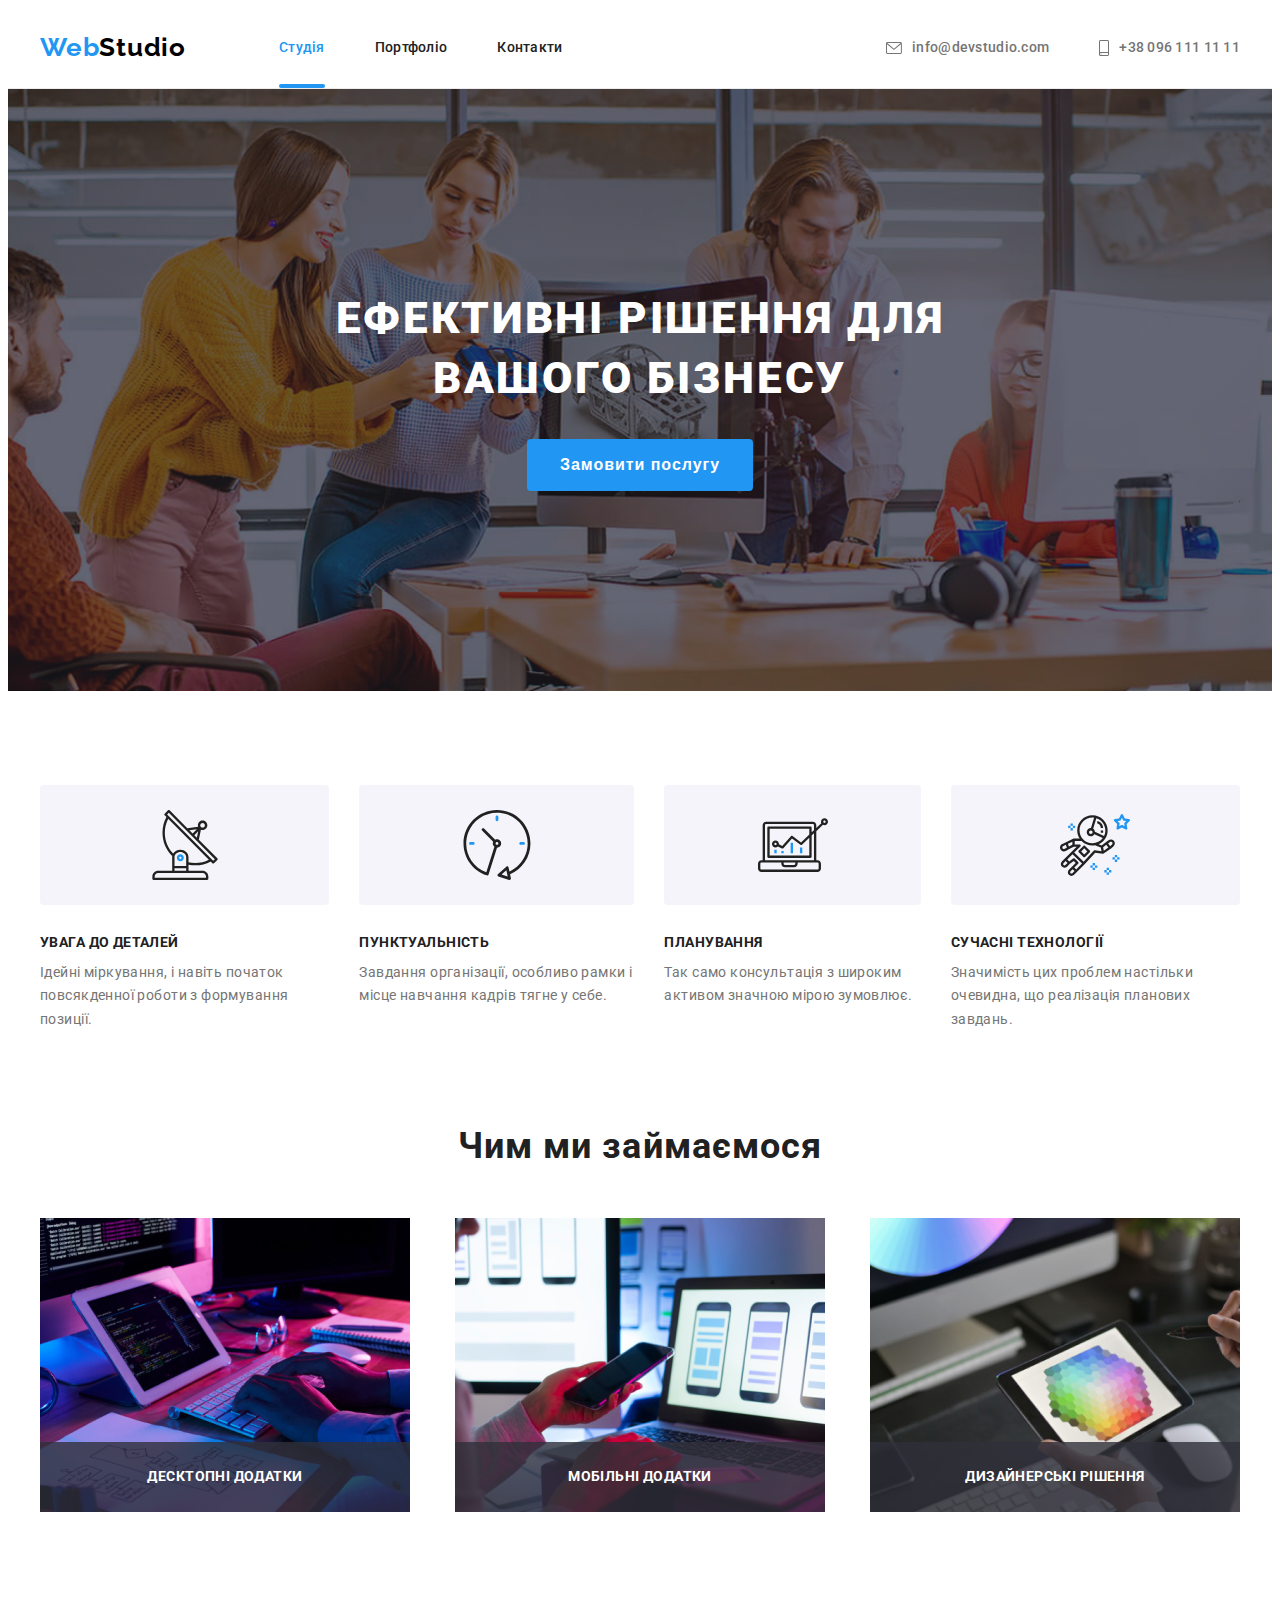
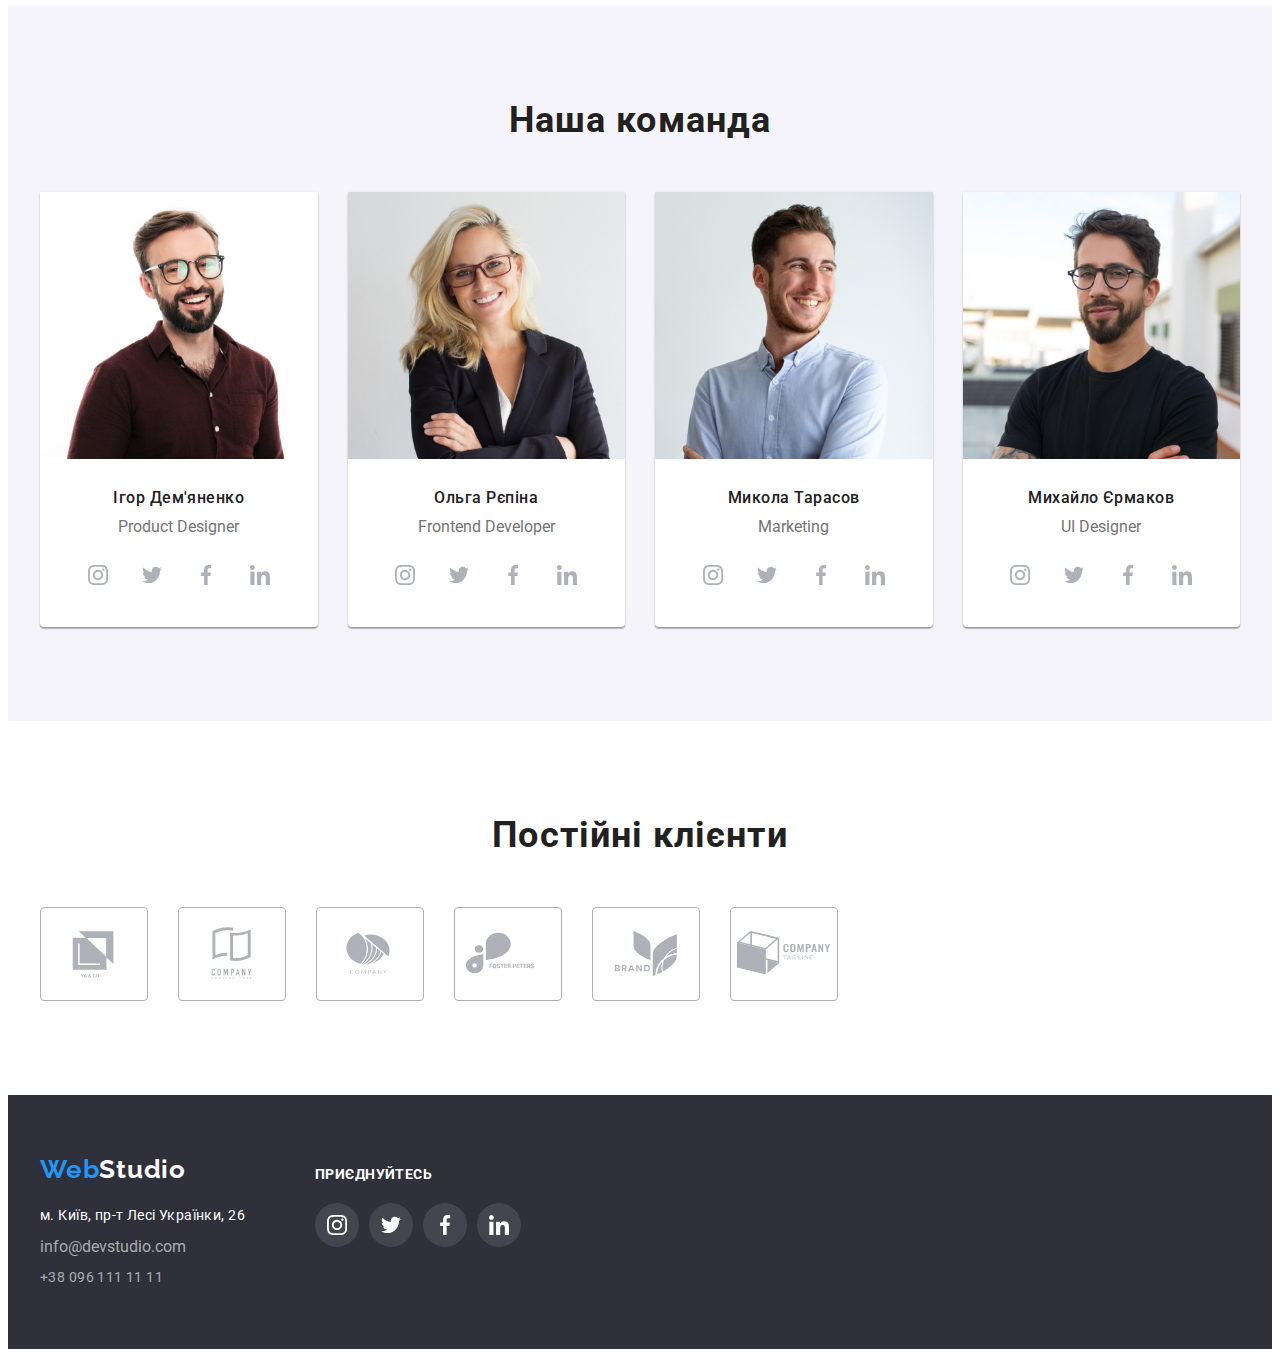
<file: index.html>
<!DOCTYPE html>
<html lang="uk">
<head>
    <meta charset="UTF-8" />
    <meta http-equiv="X-UA-Compatible" content="IE=edge" />
    <meta name="viewport" content="width=device-width, initial-scale=1.0" />
    <title>WebStudio</title>
    <link rel="preconnect" href="https://fonts.googleapis.com">
    <link rel="preconnect" href="https://fonts.gstatic.com" crossorigin>
    <link href="https://fonts.googleapis.com/css2?family=Raleway:wght@700&family=Roboto:wght@400;500;700;900&display=swap" 
    rel="stylesheet">
    <link rel="stylesheet" href="./сss/styles.css">
</head>
<body style="body">
    <header class="header">
        <div class="container main-nav">
            <nav class="header-nav">
                <a href="/" class="logo">Web<span class="title">Studio</span>
                </a>
                <ul class="site list">
                    <li class="item"><a class="link current" href="/">Студія</a></li>
                    <li class="item"><a class="link" href="./portfolio.html">Портфоліо</a></li>
                    <li class="item"><a class="link" href="/">Контакти</a></li>
                </ul>
            </nav>
            <ul class="site-auth list">
                <li class="item">
                    <a class="main-mail main-contact mail-icon" href="mailto:info@devstudio.com">
                        <svg class="link-icon" width="16" height="12">
                            <use href="./images/icons.svg/symbol-defs.svg#icon-envelope"></use>
                        </svg>
                        info@devstudio.com
                    </a>
                </li>
                <li class="item">
                    <a class="link-item tel-icon" href="tel:+380961111111">
                        <svg class="link-icon" width="10" height="16">
                            <use href="./images/icons.svg/symbol-defs.svg#icon-smartphone"></use>
                        </svg>
                        +38 096 111 11 11
                    </a>
                </li>
            </ul>
        </div>
    </header>
        <main>
            <section class="section overlay">
                <div class="container">
                    <h1 class="section-title">Ефективні рішення для вашого бізнесу</h1>
                    <button class="button" data-modal-open type="button">Замовити послугу</button>
                </div>
                <!-- модальне вікно -->
                <div class="backdrop is-hidden" data-modal>
                    <div class="modal">
                        <button class="main-cross" type="button" data-modal-close>
                            <svg class="cross" width="18" height="18">
                                <use href="./images/icons.svg/symbol-defs.svg#close-black-18dp"></use>
                            </svg>
                        </button>
                    </div>
                </div>
                <!--  -->
            </section>
            <section class="list strong">
                <div class="container">
                    <h2 class="visually-hidden">Переваги</h2>
                    <ul class="list-items list">
                        <li class="items">
                            <div class="main-antenna">
                                <svg class="antenna" width="70" height="70">
                                    <use href="./images/icons.svg/symbol-defs.svg#icon-antenna"></use>
                                </svg>
                            </div>
                            <h3 class="quote">Увага до деталей</h3>
                            <p class="text">Ідейні міркування, і навіть початок повсякденної роботи з формування позиції.</p>
                        </li>
                        <li class="items">
                            <div class="main-antenna">
                                <svg class="antenna" width="70" height="70">
                                    <use href="./images/icons.svg/symbol-defs.svg#icon-clock"></use>
                                </svg>
                            </div>
                            <h3 class="quote">Пунктуальність</h3>
                            <p class="text">Завдання організації, особливо рамки і місце навчання кадрів тягне у себе.</p>
                        </li>
                        <li class="items">
                            <div class="main-antenna">
                                <svg class="antenna" width="70" height="70">
                                    <use href="./images/icons.svg/symbol-defs.svg#icon-diagram"></use>
                                </svg>
                            </div>
                            <h3 class="quote">Планування</h3>
                            <p class="text">Так само консультація з широким активом значною мірою зумовлює.</p>
                        </li>
                        <li class="items">
                            <div class="main-antenna">
                                <svg class="antenna" width="70" height="70">
                                    <use href="./images/icons.svg/symbol-defs.svg#icon-astronaut"></use>
                                </svg>
                            </div>
                            <h3 class="quote">Сучасні технології</h3>
                            <p class="text">Значимість цих проблем настільки очевидна, що реалізація планових завдань.</p>
                        </li>
                    </ul>
                </div>
            </section>
            <section class="desc">
                <div class="container">
                    <h2 class="desc-one">Чим ми займаємося</h2>
                    <ul class="desc-list list">
                        <li class="foto">
                            <img src="./images/img.jpg" alt="Десктопні додатки" width="370">
                            <!-- текст поверх картинки -->
                            <div class="desktop">
                                <p class="applications">
                                    Десктопні додатки
                                </p>
                            </div>
                        </li>
                        <li class="foto">
                            <img src="./images/img(1).jpg" alt="Мобільні додатки" width="370">
                            <div class="desktop">
                                <p class="applications">
                                    Мобільні додатки
                                </p>
                            </div>
                        </li>
                        <li class="foto">
                            <img src="./images/img(2).jpg" alt="Дизайнерські рішення" width="370">
                            <div class="desktop">
                                <p class="applications">
                                    Дизайнерські рішення
                                </p>
                            </div>
                        </li>
                    </ul>
                </div>
            </section>
            <section class="team">
                <div class="container">
                    <h2 class="team-caption">Наша команда</h2>
                    <ul class="team-item list">
                        <li class="card">
                            <img src="./images/img(3).jpg" alt="Ігор Дем'яненко" width="270">
                            <div class="professionals">
                                <h3 class="excerpt">Ігор Дем'яненко</h3>
                                <p class="subject">Product Designer</p>
                            </div>
                            <div>
                                <ul class="thumb list">
                                    <li class="element">
                                        <a href="" class="elements">
                                            <svg class="social-icon" width="20" height="20">
                                                <use href="./images/icons.svg/symbol-defs.svg#icon-instagram"></use>
                                            </svg>
                                        </a>
                                    </li>
                                    <li class="element">
                                        <a href="" class="elements">
                                            <svg class="social-icon" width="20" height="20">
                                                <use href="./images/icons.svg/symbol-defs.svg#icon-twitter"></use>
                                            </svg>
                                        </a>
                                    </li>
                                    <li class="element">
                                        <a href="" class="elements">
                                            <svg class="social-icon" width="20" height="20">
                                                <use href="./images/icons.svg/symbol-defs.svg#icon-facebook"></use>
                                            </svg>
                                        </a>
                                    </li>
                                    <li class="element">
                                        <a href="" class="elements">
                                            <svg class="social-icon" width="20" height="20">
                                                <use href="./images/icons.svg/symbol-defs.svg#icon-linkedin"></use>
                                            </svg>
                                        </a>
                                    </li>
                                </ul>
                            </div>
                        </li>
                        <li class="card">
                            <img src="./images/img(4).jpg" alt="Ольга Рєпіна" width="270">
                            <div class="professionals">
                                <h3 class="excerpt">Ольга Рєпіна</h3>
                                <p class="subject">Frontend Developer</p>
                            </div>
                            <ul class="thumb list">
                                <li class="element">
                                    <a href="" class="elements">
                                        <svg class="social-icon" width="20" height="20">
                                            <use href="./images/icons.svg/symbol-defs.svg#icon-instagram"></use>
                                        </svg>
                                    </a>
                                </li>
                                <li class="element">
                                    <a href="" class="elements">
                                        <svg class="social-icon" width="20" height="20">
                                            <use href="./images/icons.svg/symbol-defs.svg#icon-twitter"></use>
                                        </svg>
                                    </a>
                                </li>
                                <li class="element">
                                    <a href="" class="elements">
                                        <svg class="social-icon" width="20" height="20">
                                            <use href="./images/icons.svg/symbol-defs.svg#icon-facebook"></use>
                                        </svg>
                                    </a>
                                </li>
                                <li class="element">
                                    <a href="" class="elements">
                                        <svg class="social-icon" width="20" height="20">
                                            <use href="./images/icons.svg/symbol-defs.svg#icon-linkedin"></use>
                                        </svg>
                                    </a>
                                </li>
                            </ul>
                        </li>
                        <li class="card">
                            <img src="./images/img(5).jpg" alt="Микола Тарасов" width="270">
                            <div class="professionals">
                                <h3 class="excerpt">Микола Тарасов</h3>
                                <p class="subject">Marketing</p>
                            </div>
                            <ul class="thumb list">
                                <li class="element">
                                    <a href="" class="elements">
                                        <svg class="social-icon" width="20" height="20">
                                            <use href="./images/icons.svg/symbol-defs.svg#icon-instagram"></use>
                                        </svg>
                                    </a>
                                </li>
                                <li class="element">
                                    <a href="" class="elements">
                                        <svg class="social-icon" width="20" height="20">
                                            <use href="./images/icons.svg/symbol-defs.svg#icon-twitter"></use>
                                        </svg>
                                    </a>
                                </li>
                                <li class="element">
                                    <a href="" class="elements">
                                        <svg class="social-icon" width="20" height="20">
                                            <use href="./images/icons.svg/symbol-defs.svg#icon-facebook"></use>
                                        </svg>
                                    </a>
                                </li>
                                <li class="element">
                                    <a href="" class="elements">
                                        <svg class="social-icon" width="20" height="20">
                                            <use href="./images/icons.svg/symbol-defs.svg#icon-linkedin"></use>
                                        </svg>
                                    </a>
                                </li>
                            </ul>
                        </li>
                        <li class="card">
                            <img src="./images/img(6).jpg" alt="Михайло Єрмаков" width="270">
                            <div class="professionals">
                                <h3 class="excerpt">Михайло Єрмаков</h3>
                                <p class="subject">UI Designer</p>
                            </div>
                            <ul class="thumb list">
                                <li class="element">
                                    <a href="" class="elements">
                                        <svg class="social-icon" width="20" height="20">
                                            <use href="./images/icons.svg/symbol-defs.svg#icon-instagram"></use>
                                        </svg>
                                    </a>
                                </li>
                                <li class="element">
                                    <a href="" class="elements">
                                        <svg class="social-icon" width="20" height="20">
                                            <use href="./images/icons.svg/symbol-defs.svg#icon-twitter"></use>
                                        </svg>
                                    </a>
                                </li>
                                <li class="element">
                                    <a href="" class="elements">
                                        <svg class="social-icon" width="20" height="20">
                                            <use href="./images/icons.svg/symbol-defs.svg#icon-facebook"></use>
                                        </svg>
                                    </a>
                                </li>
                                <li class="element">
                                    <a href="" class="elements">
                                        <svg class="social-icon" width="20" height="20">
                                            <use href="./images/icons.svg/symbol-defs.svg#icon-linkedin"></use>
                                        </svg>
                                    </a>
                                </li>
                            </ul>
                        </li>
                    </ul>
                </div>
            </section>
            <section class="pre-clients">
                <div class="container">
                    <h2 class="clients">Постійні клієнти</h2>
                    <ul class="logo-company">
                        <li class="pre-company">
                            <a href="" class="main-company">
                                <svg class="company" width="106" height="60">
                                    <use href="./images/icons.svg/symbol-defs.svg#icon-Logo1"></use>
                                </svg>
                            </a>
                        </li>
                        <li class="pre-company">
                            <a href="" class="main-company">
                                <svg class="company" width="106" height="60">
                                    <use href="./images/icons.svg/symbol-defs.svg#icon-Logo2"></use>
                                </svg>
                            </a>
                        </li>
                        <li class="pre-company">
                            <a href="" class="main-company">
                                <svg class="company" width="106" height="60">
                                    <use href="./images/icons.svg/symbol-defs.svg#icon-Logo3"></use>
                                </svg>
                            </a>
                        </li>
                        <li class="pre-company">
                            <a href="" class="main-company">
                                <svg class="company" width="106" height="60">
                                    <use href="./images/icons.svg/symbol-defs.svg#icon-Logo4"></use>
                                </svg>
                            </a>
                        </li>
                        <li class="pre-company">
                            <a href="" class="main-company">
                                <svg class="company" width="106" height="60">
                                    <use href="./images/icons.svg/symbol-defs.svg#icon-Logo5"></use>
                                </svg>
                            </a>
                        </li>
                        <li class="pre-company">
                            <a href="" class="main-company">
                                <svg class="company" width="106" height="60">
                                    <use href="./images/icons.svg/symbol-defs.svg#icon-Logo6"></use>
                                </svg>
                            </a>
                        </li>
                    </ul>
                </div>
            </section>
        </main>
    <footer class="footer">
        <div class="container contacts">
            <div class="contacts-address">
                <a href="/" class="logo">Web<span class="title">Studio</span></a>
                <address class="address">
                    <ul class="address-list decoration list">
                        <li><a class="map" href="https://goo.gl/maps/6XQhRdbRvdG7q7pF7">м. Київ, пр-т Лесі Українки, 26</a></li>
                        <li><a class="mail" href="mailto:info@devstudio.com">info@devstudio.com</a></li>
                        <li><a class="tel" href="tel:+380961111111">+38 096 111 11 11</a></li>
                    </ul>
                </address>
            </div>
            <div>
                <p class="slogan">приєднуйтесь</p>
                <ul class="lists">
                    <li class="networks">
                        <a href="" class="instagram">
                            <svg class="icons-link" width="20" height="20">
                                <use href="./images/icons.svg/symbol-defs.svg#icon-instagram1"></use>
                            </svg>
                        </a>
                    </li>
                    <li class="networks">
                        <a href="" class="instagram">
                            <svg class="icons-link" width="20" height="20">
                                <use href="./images/icons.svg/symbol-defs.svg#icon-twitter1"></use>
                            </svg>
                        </a>
                    </li>
                    <li class="networks">
                        <a href="" class="instagram">
                            <svg class="icons-link" width="20" height="20">
                                <use href="./images/icons.svg/symbol-defs.svg#icon-facebook1"></use>
                            </svg>
                        </a>
                    </li>
                    <li class="networks">
                        <a href="" class="instagram">
                            <svg class="icons-link" width="20" height="20">
                                <use href="./images/icons.svg/symbol-defs.svg#icon-linkedin1"></use>
                            </svg>
                        </a>
                    </li>
                </ul>
            </div>
        </div>
    </footer>
    <script src="./js/modal.js"></script>
</body>
</html>
</file>
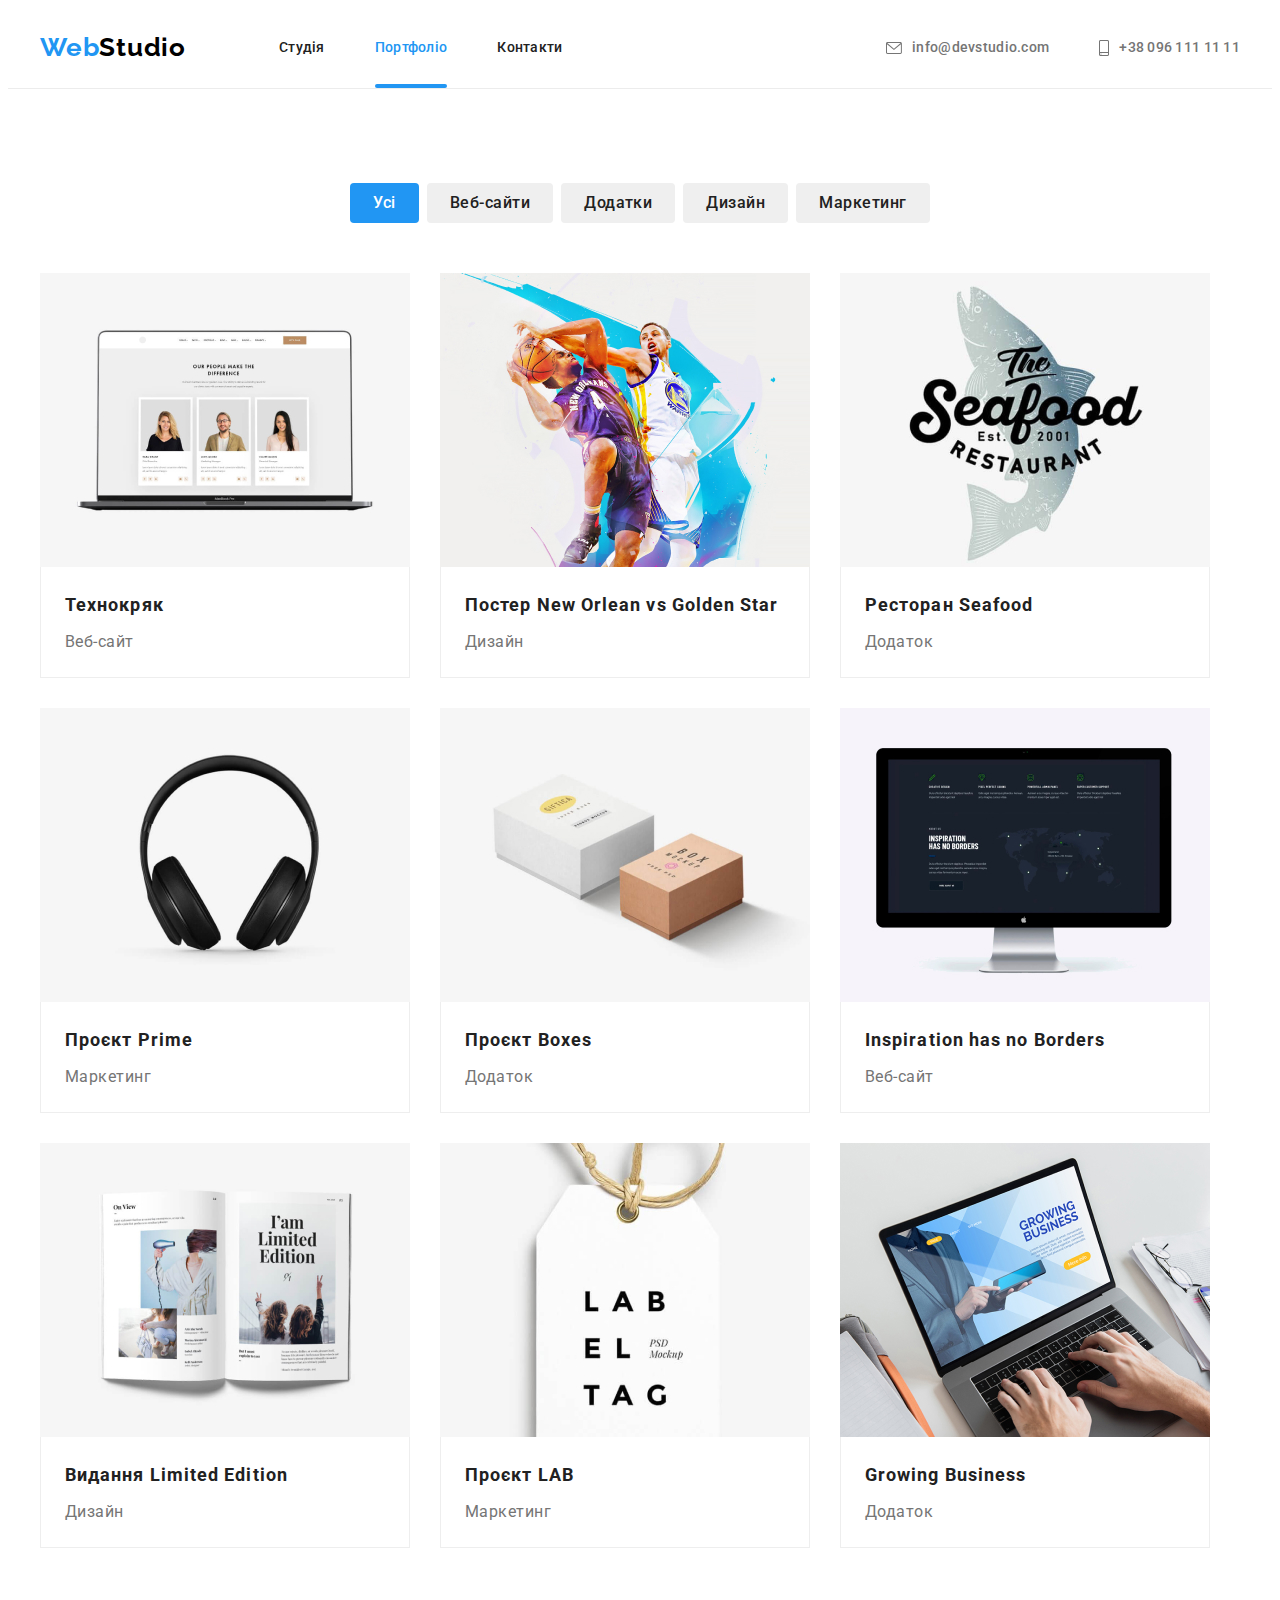
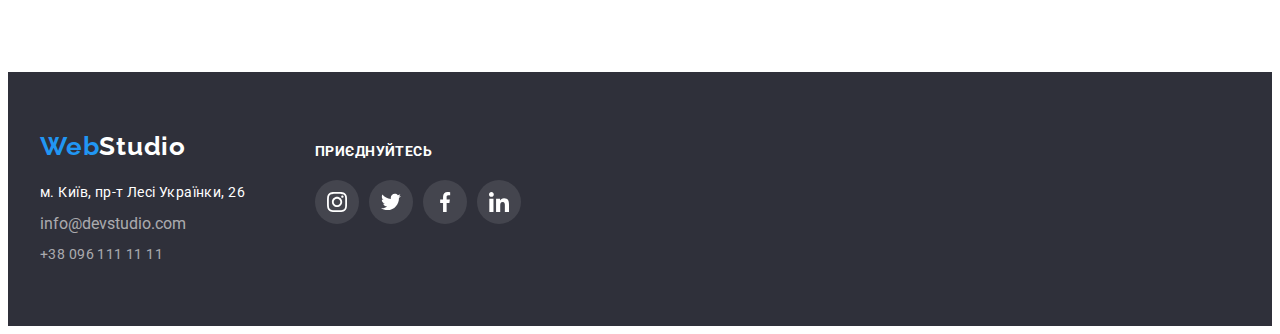
<file: portfolio.html>
<!DOCTYPE html>
<html lang="uk">
<head>
    <meta charset="UTF-8">
    <meta http-equiv="X-UA-Compatible" content="IE=edge">
    <meta name="viewport" content="width=device-width, initial-scale=1.0">
    <title>portfolio</title>
    <link rel="preconnect" href="https://fonts.googleapis.com">
    <link rel="preconnect" href="https://fonts.gstatic.com" crossorigin>
    <link href="https://fonts.googleapis.com/css2?family=Raleway:wght@700&family=Roboto:wght@400;500;700;900&display=swap"
    rel="stylesheet">
    <link rel="stylesheet" href="./сss/styles.css">
</head>
<body class="body">
    <header class="header">
        <div class="container main-nav">
            <nav class="header-nav">
                <a href="/" class="logo">Web<span class="title">Studio</span>
                </a>
                <ul class="site list">
                    <li class="item"><a class="link" href="./index.html">Студія</a></li>
                    <li class="item"><a class="link current" href="/">Портфоліо</a></li>
                    <li class="item"><a class="link" href="/">Контакти</a></li>
                </ul>
            </nav>
            <ul class="site-auth list">
                <li class="item">
                    <a class="main-mail main-contact mail-icon" href="mailto:info@devstudio.com">
                        <svg class="link-icon" width="16" height="12">
                            <use href="./images/icons.svg/symbol-defs.svg#icon-envelope"></use>
                        </svg>
                        info@devstudio.com
                    </a>
                </li>
                <li class="item">
                    <a class="link-item tel-icon" href="tel:+380961111111">
                        <svg class="link-icon" width="10" height="16">
                            <use href="./images/icons.svg/symbol-defs.svg#icon-smartphone"></use>
                        </svg>
                        +38 096 111 11 11
                    </a>
                </li>
            </ul>
        </div>
    </header>
    <main>
        <section class="filter">
            <div class="container">
                <h1 class="visually-hidden">Портфоліо</h1>
                <ul class="hero-button list">
                    <li class="filters"><button class="btn current border" type="button">Усі</button></li>
                    <li class="filters"><button class="btn" type="button">Веб-сайти</button></li>
                    <li class="filters"><button class="btn" type="button">Додатки</button></li>
                    <li class="filters"><button class="btn" type="button">Дизайн</button></li>
                    <li class="filters"><button class="btn" type="button">Маркетинг</button></li>
                </ul>
                <ul class="list card-second">
                    <li class="cards">
                        <a href="/" class="link-card border">
                            <div class="primary-website">
                                <img src="./images/filters1.jpg" alt="filters1" width="370">
                                <div class="main-website img-wrapper">
                                    <p class="website">
                                        Ресурс пропонує комплексні пропозиції з різним рівнем функціоналу та сервісів. Все це дозволить відвідувачу
                                        отримати вичерпні відомості про компанію чи приватну особу.
                                    </p>
                                </div>
                            </div>
                            <div class="after-cards">
                                <h2 class="heading">Технокряк</h2>
                                <p class="tagline">Веб-сайт</p>
                            </div>
                        </a>
                    </li>
                    <li class="cards">
                        <a href="/" class="link-card border">
                            <div class="primary-website">
                                <img src="./images/filters2.jpg" alt="filters2" width="370">
                                <div class="main-website img-wrapper">
                                    <p class="website">
                                        Ресурс пропонує комплексні пропозиції з різним рівнем функціоналу та сервісів. Все це дозволить відвідувачу
                                        отримати вичерпні відомості про компанію чи приватну особу.
                                    </p>
                                </div>
                            </div>
                            <div class="after-cards">
                                <h2 class="heading">Постер New Orlean vs Golden Star</h2>
                                <p class="tagline">Дизайн</p>
                            </div>
                        </a>
                    </li>
                    <li class="cards">
                        <a href="/" class="link-card border">
                            <div class="primary-website">
                                <img src="./images/filters3.jpg" alt="filters3" width="370">
                                <div class="main-website img-wrapper">
                                    <p class="website">
                                        Ресурс пропонує комплексні пропозиції з різним рівнем функціоналу та сервісів. Все це дозволить відвідувачу
                                        отримати вичерпні відомості про компанію чи приватну особу.
                                    </p>
                                </div>
                            </div>
                            <div class="after-cards">
                                <h2 class="heading">Ресторан Seafood</h2>
                                <p class="tagline">Додаток</p>
                            </div>
                        </a>
                    </li>
                    <li class="cards">
                        <a href="/" class="link-card border">
                            <div class="primary-website">
                                <img src="./images/filters4.jpg" alt="filters4" width="370">
                                <div class="main-website img-wrapper">
                                    <p class="website">
                                        Ресурс пропонує комплексні пропозиції з різним рівнем функціоналу та сервісів. Все це дозволить відвідувачу
                                        отримати вичерпні відомості про компанію чи приватну особу.
                                    </p>
                                </div>
                            </div>
                            <div class="after-cards">
                                <h2 class="heading">Проєкт Prime</h2>
                                <p class="tagline">Маркетинг</p>
                            </div>
                        </a>
                    </li>
                    <li class="cards">
                        <a href="/" class="link-card border">
                            <div class="primary-website">
                                <img src="./images/filters5.jpg" alt="filters5" width="370">
                                <div class="main-website img-wrapper">
                                    <p class="website">
                                        Ресурс пропонує комплексні пропозиції з різним рівнем функціоналу та сервісів. Все це дозволить відвідувачу
                                        отримати вичерпні відомості про компанію чи приватну особу.
                                    </p>
                                </div>
                            </div>
                            <div class="after-cards">
                                <h2 class="heading">Проєкт Boxes</h2>
                                <p class="tagline">Додаток</p>
                            </div>
                        </a>
                    </li>
                    <li class="cards">
                        <a href="/" class="link-card border">
                            <div class="primary-website">
                                <img src="./images/filters6.jpg" alt="filters6" width="370">
                                <div class="main-website img-wrapper">
                                    <p class="website">
                                        Ресурс пропонує комплексні пропозиції з різним рівнем функціоналу та сервісів. Все це дозволить відвідувачу
                                        отримати вичерпні відомості про компанію чи приватну особу.
                                    </p>
                                </div>
                            </div>
                            <div class="after-cards">
                                <h2 class="heading">Inspiration has no Borders</h2>
                                <p class="tagline">Веб-сайт</p>
                            </div>
                        </a>
                    </li>
                    <li class="cards">
                        <a href="/" class="link-card border">
                            <div class="primary-website">
                                <img src="./images/filters7.jpg" alt="filters7" width="370">
                                <div class="main-website img-wrapper">
                                    <p class="website">
                                        Ресурс пропонує комплексні пропозиції з різним рівнем функціоналу та сервісів. Все це дозволить відвідувачу
                                        отримати вичерпні відомості про компанію чи приватну особу.
                                    </p>
                                </div>
                            </div>
                            <div class="after-cards">
                                <h2 class="heading">Видання Limited Edition</h2>
                                <p class="tagline">Дизайн</p>
                            </div>
                        </a>
                    </li>
                    <li class="cards">
                        <a href="/" class="link-card border">
                            <div class="primary-website">
                                <img src="./images/filters8.jpg" alt="filters8" width="370">
                                <div class="main-website img-wrapper">
                                    <p class="website">
                                        Ресурс пропонує комплексні пропозиції з різним рівнем функціоналу та сервісів. Все це дозволить відвідувачу
                                        отримати вичерпні відомості про компанію чи приватну особу.
                                    </p>
                                </div>
                            </div>
                            <div class="after-cards">
                                <h2 class="heading">Проєкт LAB</h2>
                                <p class="tagline">Маркетинг</p>
                            </div>
                        </a>
                    </li>
                    <li class="cards">
                        <a href="/" class="link-card border">
                            <div class="primary-website">
                                <img src="./images/filters9.jpg" alt="filters9" width="370">
                                <div class="main-website img-wrapper">
                                    <p class="website">
                                        Ресурс пропонує комплексні пропозиції з різним рівнем функціоналу та сервісів. Все це дозволить відвідувачу
                                        отримати вичерпні відомості про компанію чи приватну особу.
                                    </p>
                                </div>
                            </div>
                            <div class="after-cards">
                                <h2 class="heading">Growing Business</h2>
                                <p class="tagline">Додаток</p>
                            </div>
                        </a>
                    </li>
                </ul>
            </div>
        </section>
    </main>
    <footer class="footer">
        <div class="container contacts">
            <div class="contacts-address">
                <a href="/" class="logo">Web<span class="title">Studio</span></a>
                <address class="address">
                    <ul class="address-list decoration list">
                        <li><a class="map" href="https://goo.gl/maps/6XQhRdbRvdG7q7pF7">м. Київ, пр-т Лесі Українки, 26</a>
                        </li>
                        <li><a class="mail" href="mailto:info@devstudio.com">info@devstudio.com</a></li>
                        <li><a class="tel" href="tel:+380961111111">+38 096 111 11 11</a></li>
                    </ul>
                </address>
            </div>
            <div>
                <p class="slogan">приєднуйтесь</p>
                <ul class="lists">
                    <li class="networks">
                        <a href="" class="instagram">
                            <svg class="icons-link" width="20" height="20">
                                <use href="./images/icons.svg/symbol-defs.svg#icon-instagram1"></use>
                            </svg>
                        </a>
                    </li>
                    <li class="networks">
                        <a href="" class="instagram">
                            <svg class="icons-link" width="20" height="20">
                                <use href="./images/icons.svg/symbol-defs.svg#icon-twitter1"></use>
                            </svg>
                        </a>
                    </li>
                    <li class="networks">
                        <a href="" class="instagram">
                            <svg class="icons-link" width="20" height="20">
                                <use href="./images/icons.svg/symbol-defs.svg#icon-facebook1"></use>
                            </svg>
                        </a>
                    </li>
                    <li class="networks">
                        <a href="" class="instagram">
                            <svg class="icons-link" width="20" height="20">
                                <use href="./images/icons.svg/symbol-defs.svg#icon-linkedin1"></use>
                            </svg>
                        </a>
                    </li>
                </ul>
            </div>
        </div>
    </footer>
</body>
</html>
</file>
<file: сss/styles.css>
/* цвет основного текста черный #212121 */
/* цвет вторичного текста белый #757575 */
/* акцент голубой #2196F3; */
/* фон кнопки голубий #2196F3*/

:root {
    --main-color: #212121;
    --second-color: #757575;
    --button-text-color: #ffffff;
    --accent-color: #2196F3;
    --logo-main-color: rgba(33, 150, 243, 1);
    --logo-second-coolor: rgba(0, 0, 0, 1);
    --logo-last-color: rgba(255, 255, 255, 1);
    --logo-accent-color: #2196F3;
    --section-background-color: #2F303A;
    --address-contact-color: rgba(255, 255, 255, 0.6);
}

body {
    font-family: 'Roboto', sans-serif;
    color: var(--main-color);
}

*,
::before
::after {
    box-sizing: border-box;
}

.container {
    margin-left: auto;
    margin-right: auto;
    width: 1200px;
    padding-left: 15px;
    padding-right: 15px;

    /* outline: 2px solid gray; */
}

.logo .title {
    color: var(--logo-second-coolor);
}

.header-nav {
    align-items: center;
}

.header-nav .logo {
    padding-top: 24px;
    padding-bottom: 25px;
}

.header-nav .logo {
    font-family: 'Raleway';
    font-weight: 700;
    font-size: 26px;
    line-height: 1.14;
    letter-spacing: 0.03em;

    color: var(--logo-main-color);
}

.header-nav .logo {
    text-decoration: none;
}

.list {
    display: flex;
    list-style: none;
}

/* верхній список посилань */

.main-nav {
    display: flex;
    align-items: center;
}

.header {
    border-bottom: 1px solid rgba(236, 236, 236, 1);
}

.header-nav {
    display: flex;
    align-items: center;
}

.site .link:hover,
.site .link:focus {
    color: var(--accent-color);
}

/* швидкість ховера */
.link {
    transition: color 250ms cubic-bezier(0.4, 0, 0.2, 1);
}
/*  */

.site {
    margin: 0;
    margin-left: 93px;
    padding-left: 0;
    display: flex;

    font-weight: 500;
    font-size: 14px;
    line-height: 1.14;
    letter-spacing: 0.02em;
}

.item {
    display: block;
    margin-right: 50px;
    padding-top: 32px;
    padding-bottom: 32px;

    position: relative;
} 

.item:last-child {
    margin-right: 0;
}

.link::after {
    content: '';
    position: absolute;
    bottom: 0;
    display: block;
    width: 100%;
    height: 4px;
    background-color: #ffffff;
    opacity: 1;
    border-radius: 2px;
}

/* .link:hover::after {
    background-color: var(--accent-color);
    transition: color 250ms cubic-bezier(0.4, 0, 0.2, 1);
} */

.main-contact {
    display: flex;
    align-items: center;
}

.thumbs {
    margin-right: 10px;
}

.main-border:hover {
    box-shadow: 0px 1px 3px rgba(0, 0, 0, 0.12), 
    0px 1px 1px rgba(0, 0, 0, 0.14), 
    0px 2px 1px rgba(0, 0, 0, 0.2);
    transition: color 250ms cubic-bezier(0.4, 0, 0.2, 1);
}

.site .link {
    color: var(--main-color);
}

/* для сторінки Портфоліо .site .link */
.site .link {
    color: var(--main-color);
}
/* .site .link */

.site .link.current {
    color: var(--accent-color);
}

.site .link.current::after {
    background-color: var(--accent-color);
}

.site .link {
    text-decoration: none;
}

/* іконкі */

.site-auth {
    margin: 0;
    padding-left: 0;
    display: flex;
    margin-left: auto;
    align-items: center;
}

.site-auth .main-mail {
    text-decoration: none;
}

.site-auth .link-item {
    display: block;
}

.site-auth .link-item {
    text-decoration: none;
}

/* .site-auth .tel-icon {
    transform: color 1000ms linear;
} */

.site-auth .link-item:hover,
.site-auth .link-item:focus {
    color: var(--accent-color);
}

.site-auth .main-mail:hover,
.site-auth .main-mail:focus {
    color: var(--accent-color);
}

.site-auth .main-mail {
    font-weight: 500;
    font-size: 14px;
    line-height: 1.14;
    letter-spacing: 0.02em;

    color: var(--second-color);
    transition: color 250ms cubic-bezier(0.4, 0, 0.2, 1);
}

.site-auth .link-item {
    display: flex;
    align-items: center;
    
    font-weight: 500;
    font-size: 14px;
    line-height: 1.14;
    letter-spacing: 0.02em;

    color: var(--second-color);
    transition: color 250ms cubic-bezier(0.4, 0, 0.2, 1);
}

.site-auth .link-icon {
    fill: currentColor;
    margin-right: 10px;
}

/* секція ефективні рішення */

.section-title {
    width: 696px;
    margin: 0;
    margin-left: auto;
    margin-right: auto;
    margin-bottom: 30px;
    text-transform: uppercase;

    font-weight: 900;
    font-size: 44px;
    line-height: 1.36;
    color: #FFFFFF;
    letter-spacing: 0.06em;
}

.section {
    padding-top: 200px;
    padding-bottom: 200px;
    text-align: center;
    background-color: var(--section-background-color);
    background-image: linear-gradient(
        rgba(47, 48, 58, 0.4), 
        rgba(47, 48, 58, 0.4)
        ), 
        url("../images/Img\(1\).png");
}

.overlay {
    max-width: 1600px;
    margin-left: auto;
    margin-right: auto;
    background-repeat: no-repeat;
    background-position: center;
    position: inherit;
    background-size: cover;
}

/* модальне вікно */

.backdrop {
    position: fixed;
    top: 0;
    bottom: 0;
    left: 0;
    right: 0;
    background-color: rgba(0, 0, 0, 0.2);
    transition: opacity 500ms cubic-bezier(0.4, 0, 0.2, 1), visibility 500ms cubic-bezier(0.4, 0, 0.2, 1);
    opacity: 1;
}

.backdrop.is-hidden {
    visibility: hidden;
    opacity: 1;
    pointer-events: none;
}

.modal {
    position: absolute;
    top: 50%;
    left: 50%;
    transform: translate(-50%, -50%) rotate(0);
    transition: transform 1000ms cubic-bezier(0.4, 0, 0.2, 1);

    width: 528px;
    height: 581px;
    
    background-color: #ffffff;
    border-radius: 4px;
}

.backdrop.is-hidden .modal {
    transform: rotate(-180deg);
}

.main-cross {
    display: flex;
    width: 30px;
    height: 30px;
    position: absolute;
    top: 8px;
    right: 8px;
    align-items: center;
    justify-content: center;
    border: 1px solid rgba(0, 0, 0, 0.1);
    border-radius: 50%;
}

.main-cross {
    cursor: pointer;
}

/*  */

/* кнопка "Замовити послугу"*/

.button:hover,
.button:focus {
    background-color: #188CE8;
}

.button {
    border-radius: 4px;
    border: 1px solid transparent;
    padding: 10px 32px;
    
    color: var(--button-text-color);
    background-color: var(--logo-main-color);
    transition: background-color 250ms cubic-bezier(0.4, 0, 0.2, 1);
}

.button {
    cursor: pointer;
}

.button {
    font-weight: 700;
    font-size: 16px;
    line-height: 1.87;
    align-items: center;
    text-align: center;
    letter-spacing: 0.06em;
}

/* секія переваги */
.strong {
    padding-top: 94px;
    padding-bottom: 94px;
}

.list-items {
    margin: 0;
    padding-left: 0;
    display: flex;
}

.items {
    margin-right: 30px;
}

.items:last-child {
    margin-right: 0;
}

.main-antenna {
    display: flex;
    height: 120px;
    /* border: 2px solid red; */
    background-color: rgba(245, 244, 250, 1);
    justify-content: center;
    border-radius: 4px;
    margin-bottom: 30px;
}

.antenna {
    display: flex;
    height: auto;
}

.list-items .quote {
    margin-top: 0;
    margin-bottom: 10px;

    font-weight: 700;
    font-size: 14px;
    line-height: 1.14;
    letter-spacing: 0.03em;
    text-transform: uppercase;
}

.list-items .text {
    margin-top: 0;
    margin-bottom: 0;

    color: var(--second-color);

    font-weight: 400;
    font-size: 14px;
    line-height: 1.71;
    letter-spacing: 0.03em;
}

/* секція чим ми займаємося */

.desc {
    padding-bottom: 94px;
}

.desc-one {
    margin: 0;
    margin-bottom: 50px;

    font-weight: 700;
    font-size: 36px;
    line-height: 1.16;
    text-align: center;
    letter-spacing: 0.03em;
}

.desc-list {
    display: flex;
    /* іконки розприділяються рівномірно по ширині сторінки */
    justify-content:space-between;
}

.desc-list .foto {
    position: relative;
}

img {
    display:block;
    width: 100%;
    height: auto;
}

.desc-list {
    padding-left: 0;
    margin-bottom: 0;
    margin-top: 0;
}

/* .foto:hover .desktop {
    opacity: 1;
} */

.desktop {
    display: flex;
    width: 100%;
    height: 70px;
    position: absolute;
    bottom: 0;
    justify-content: center;
    align-items: center;

    background-color: rgba(47, 48, 58, 0.8);
}

.applications {
    margin: 0;

    font-weight: 700;
    font-size: 14px;
    line-height: 1.14;
    letter-spacing: 0.03em;
    text-transform: uppercase;
    color: #FFFFFF;
}

/* секція наша команда */

.team {
    padding-top: 94px;
    padding-bottom: 94px;
    background-color: #F5F4FA;
}

.team-caption {
    margin-top: 0px;
    margin-bottom: 50px;

    font-weight: 700;
    font-size: 36px;
    line-height: 1.16;
    text-align: center;
    letter-spacing: 0.03em;
}

.team-item {
    display: flex;
    padding-left: 0;
    padding-right: 0;
    margin-top: 0;
    margin-bottom: 0;
}

.professionals {
    margin-top: 30px;
    margin-bottom: 16px;
}

.excerpt {
    margin: 0;
    margin-bottom: 10px;
}

.card {
    background-color: #ffffff;
    box-shadow: 0px 1px 3px rgba(0, 0, 0, 0.12), 
        0px 1px 1px rgba(0, 0, 0, 0.14), 
        0px 2px 1px rgba(0, 0, 0, 0.2);
        border-radius: 0px 0px 4px 4px;
}

.card {
    margin-right: 30px;
}

.card:last-child {
    margin-right: 0;
}

.team-item .excerpt {
    font-weight: 500;
    font-size: 16px;
    line-height: 1.18;
    letter-spacing: 0.03em;
    text-align: center;
}

.subject {
    margin: 0;
    
    font-weight: 400;
    font-size: 16px;
    line-height: 1.18;
    text-align: center;

    color: var(--second-color);
}

/* іконки секції Наша команда */

.card .thumb {
    display: flex;
    padding: 0;
    padding-bottom: 30px;
    justify-content: center;
    gap: 10px;
}

.element {
    width: 44px;
    height: 44px;
}

.elements:hover {
    background-color: var(--accent-color);
    fill: #ffffff;
}

.elements {
    height: 100%;
    width: 100%;
    display: flex;
    align-items: center;
    justify-content: center;
    border-radius: 50%;
    
    transition: background-color 250ms cubic-bezier(0.4, 0, 0.2, 1),
    fill 250ms cubic-bezier(0.4, 0, 0.2, 1);
}

.social-icon {
    fill: #AFB1B8;
}

.elements:hover .social-icon {
    fill: var(--button-text-color);
    transition: color 250ms cubic-bezier(0.4, 0, 0.2, 1);
}

/* секція наші клієнти */

.pre-clients {
    padding-top: 94px;
    padding-bottom: 94px;
}

.clients {
    margin: 0;
    margin-bottom: 50px;
}

.clients {
    font-weight: 700;
    font-size: 36px;
    line-height: 1.16;
    text-align: center;
    letter-spacing: 0.03em;
}

.logo-company {
    display: flex;
    list-style: none;
    margin: 0;
    padding: 0;
    gap: 30px;
}

.pre-company {
    flex-basis: calc((100%-150px) / 6);
}

.main-company {
    display: flex;
    height: 92px;
    border: 1px solid #AFB1B8;
    color: rgba(175, 177, 184, 1);
    justify-content: center;
    padding: 0;
    border-radius: 4px;
    transition: color 250ms cubic-bezier(0.4, 0, 0.2, 1);
}

.company {
    display: flex;
    height: auto;
    fill: currentColor
}


.main-company:hover,  
.main-company:focus {
    border-color: 1px solid var(--accent-color);
    color: var(--accent-color);
}

/* секція контакти */

.footer {
    padding-top: 60px;
    padding-bottom: 60px;
    background-color: var(--section-background-color);
}

.decoration {
    padding-left: 0;
}

.footer .logo {
    display: block;
    margin-bottom: 20px;

    font-family: 'Raleway';
    font-style: normal;
    font-weight: 700;
    font-size: 26px;
    line-height: 1.19;
    letter-spacing: 0.03em;

    color: var(--logo-main-color);
}

.footer .logo {
    text-decoration: none;
}

.footer .logo .title {
    color: var(--logo-last-color);
}

.address-list {
    display: block;
    margin-top: 0;
    margin-bottom: 0;
}

.address-list .map:hover,
.address-list .map:focus {
    color: var(--accent-color);
}

.address-list .mail:hover,
.address-list .mail:focus {
    color: var(--accent-color);
}

.address-list .tel:hover,
.address-list .tel:focus {
    color: var(--accent-color);
}

.footer .map {
    display: block;
    margin-bottom: 9px;

    font-style: normal;
    font-weight: 400;
    font-size: 14px;
    line-height: 1.71;
    letter-spacing: 0.03em;
    color: #FFFFFF;
    transition: color 250ms cubic-bezier(0.4, 0, 0.2, 1);
}

.footer .map {
    text-decoration: none;
}

.mail {
    text-decoration: none;
}

.mail {
    display: block;
    margin-bottom: 9px;
    color: var(--address-contact-color);
    
    font-style: normal;
    transition: color 250ms cubic-bezier(0.4, 0, 0.2, 1);
}

.tel {
    font-style: normal;
    color: var(--address-contact-color);

    font-weight: 400;
    font-size: 14px;
    line-height: 24px;
    letter-spacing: 0.03em;
    transition: color 250ms cubic-bezier(0.4, 0, 0.2, 1);
}

.tel {
    text-decoration: none;
}

.slogan {
    display: flex;
    margin: 0;
    margin-bottom: 20px;
    margin-top: 12px;

    font-weight: 700;
    font-size: 14px;
    line-height: 1.14;
    letter-spacing: 0.03em;
    text-transform: uppercase;

    color: var(--button-text-color);
}

/* іконкі футера */

.contacts {
    display: flex;
}

.contacts-address {
    margin-right: 70px;
}

.lists {
    display: flex;
    margin: 0;
    padding: 0;
    list-style: none;
}

.networks {
    width: 44px;
    height: 44px;
    border-radius: 50%;
    margin-right: 10px;
}

.networks:last-child {
    margin-right: 0;
}

.instagram:hover {
    background-color: var(--accent-color);
}

.icons-link {
    fill: #FFFFFF;
}

.instagram {
    height: 100%;
    width: 100%;
    display: flex;
    align-items: center;
    justify-content: center;
    background-color: rgba(255, 255, 255, 0.1);
    border-radius: 50%;
    transition: background-color 250ms cubic-bezier(0.4, 0, 0.2, 1);
}

/* сторінка ПОРТФОЛІО*/

/* список кнопок */

.filter {
    padding-top: 94px;
    padding-bottom: 94px;
}

.list {
    list-style: none;
}

/* visually-hidden */

.visually-hidden {
    position: absolute;
    width: 1px;
    height: 1px;
    margin: -1px;
    border: 0;
    padding: 0;
    white-space: nowrap;
    clip-path: inset(100%);
    clip: rect(0 0 0 0);
    overflow: hidden;
}
/* visually-hidden */

.hero-button {
    display: flex;
    margin-top: 0;
    margin-bottom: 50px;
    padding-left: 0;
    justify-content: center;
}

.hero-button .btn {
    border-radius: 4px;
    border: 1px solid transparent;
}

.hero-button .btn.current {
    color: var(--button-text-color);
    background-color: var(--accent-color);
}

.hero-button .btn:hover,
.hero-button .btn:focus {
    color: var(--button-text-color);
    background-color: #188CE8;
    box-shadow: 0px 1px 1px rgba(0, 0, 0, 0.12), 
        0px 4px 4px rgba(0, 0, 0, 0.06), 
        1px 4px 6px rgba(0, 0, 0, 0.16);
}

.hero-button .btn {
    cursor: pointer;
}

.hero-button .btn {
    display: inline-flex;
    margin: 0;
    padding: 6px 22px;
    justify-content: center;

    font-family: inherit;
    font-weight: 500;
    font-size: 16px;
    line-height: 1.62;
    letter-spacing: 0.03em;

    color: var(--main-color);
    transition: background-color 250ms cubic-bezier(0.4, 0, 0.2, 1),
        color 250ms cubic-bezier(0.4, 0, 0.2, 1),
        box-shadow 250ms cubic-bezier(0.4, 0, 0.2, 1);
}

.filters {
    margin-right: 8px;
}

.filters:last-child {
    margin-right: 0;
}

/* список карток */

.card-second {
    display: flex;
    margin-top: 0;
    margin-right: 0;
    margin-bottom: 0;
    padding-left: 0;
    flex-wrap: wrap;

    cursor: pointer;
}

.cards {
    margin-right: 30px;
    margin-bottom: 30px;
}

.cards:nth-child(3n) {
    margin-right: 0;
}

.border {
    display: block;
}

.after-cards {
    padding: 20px 24px;
}

.after-cards {
    border-left: 1px solid rgba(238, 238, 238, 1);
    border-bottom: 1px solid rgba(238, 238, 238, 1);
    border-right: 1px solid rgba(238, 238, 238, 1);
}

.cards .border:hover,
.cards .border:focus {
    box-shadow: 0px 1px 1px rgba(0, 0, 0, 0.12),
        0px 4px 4px rgba(0, 0, 0, 0.06),
        1px 4px 6px rgba(0, 0, 0, 0.16);
    transition: color 250ms cubic-bezier(0.4, 0, 0.2, 1);
}

/* .link-card .img-wrapper {
    overflow: hidden;
} */

/* .card-second .cards {
    position: relative;
} */

.link-card {
    text-decoration: none;
}

/* .link-card {
    position: relative;
} */

.heading {
    margin: 0;
    margin-bottom: 4px;

    font-weight: 700;
    font-size: 18px;
    line-height: 2;
    letter-spacing: 0.06em;

    color: var(--main-color);
}

.tagline{
    margin: 0;

    font-weight: 400;
    font-size: 16px;
    line-height: 1.87;
    letter-spacing: 0.03em;
    
    color: var(--second-color);
}

/* тект поверх картинки */

.cards:hover .primary-website {
    /* прозорість мінімальна */
    opacity: 1;
}

.primary-website {
    position: relative;
    overflow: hidden;
}

.main-website {
    display: flex;
    width: 100%;
    height: 100%;
    background: rgba(33, 150, 243, 0.9);
    position: absolute;
    top: 0;
    transform: translateY(101%);
    transition: transform 250ms cubic-bezier(0.4, 0, 0.2, 1);
}

.card-second .cards:hover .main-website {
    transform: translateY(0);
    opacity: 1;
}

.main-website .website {
    margin: 0;
    padding: 63px 24px;

    font-weight: 400;
    font-size: 18px;
    line-height: 1.55;
    letter-spacing: 0.03em;
    color: #FFFFFF;
}

/* .cards img {
    display: block;
} */

/*  */

.footer .logo {
    font-family: 'Raleway';
    font-weight: 700;
    font-size: 26px;
    line-height: 1.14;
    letter-spacing: 0.03em;
    
    color: var(--logo-main-color);
}

.footer .logo .title {
    color: var(--logo-last-color);
}
</file>
